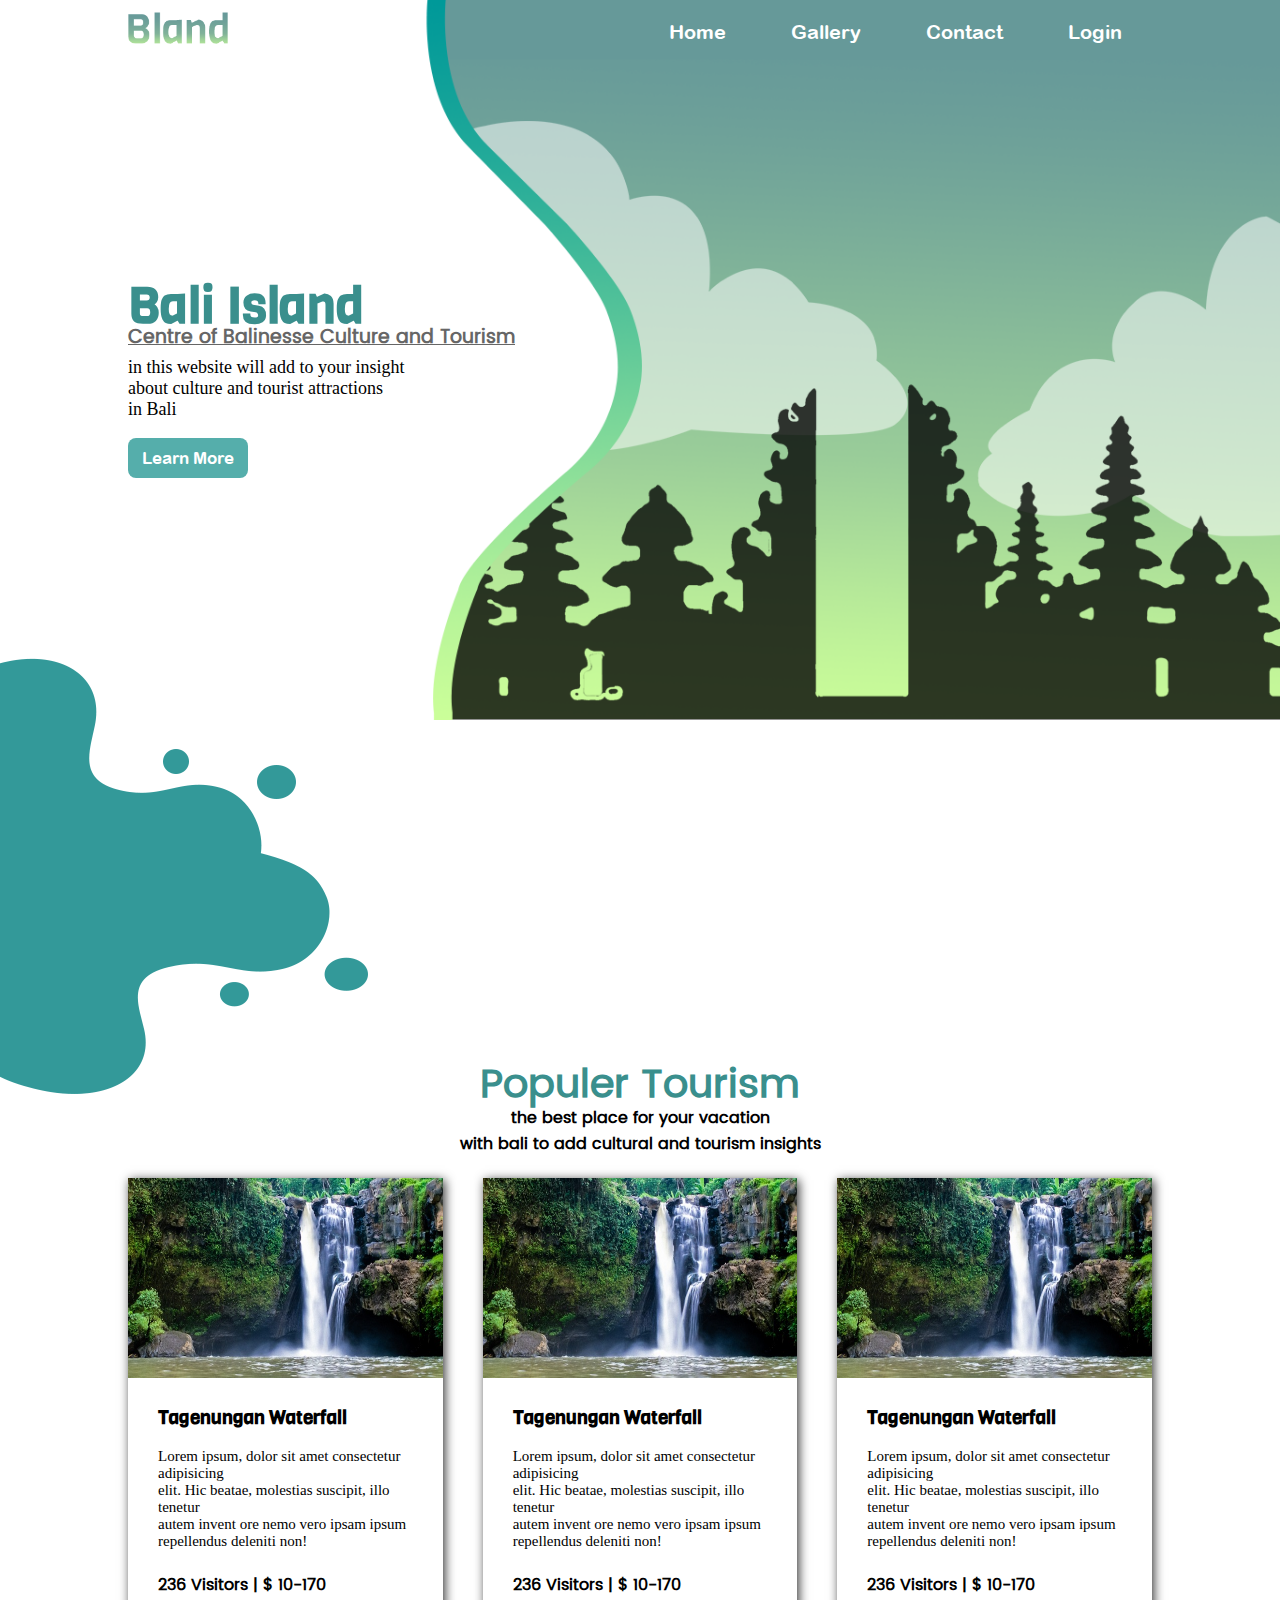
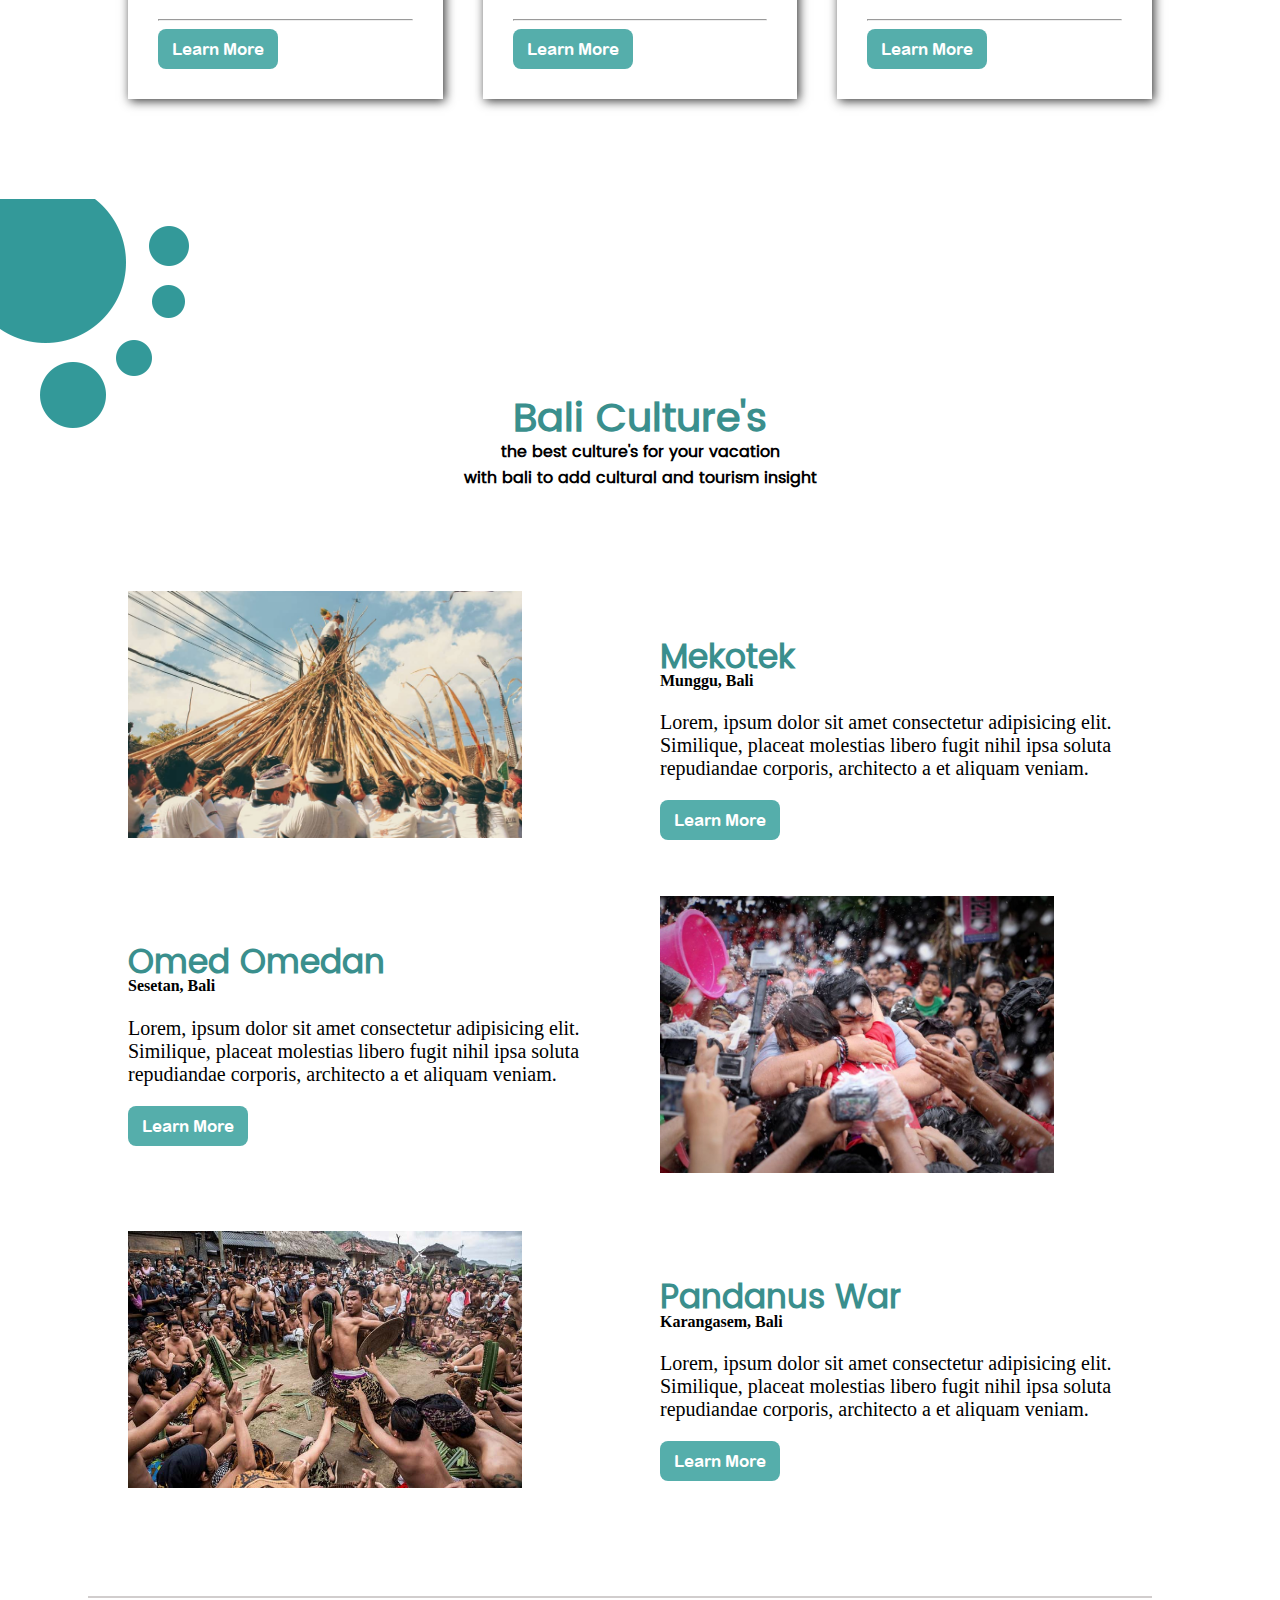
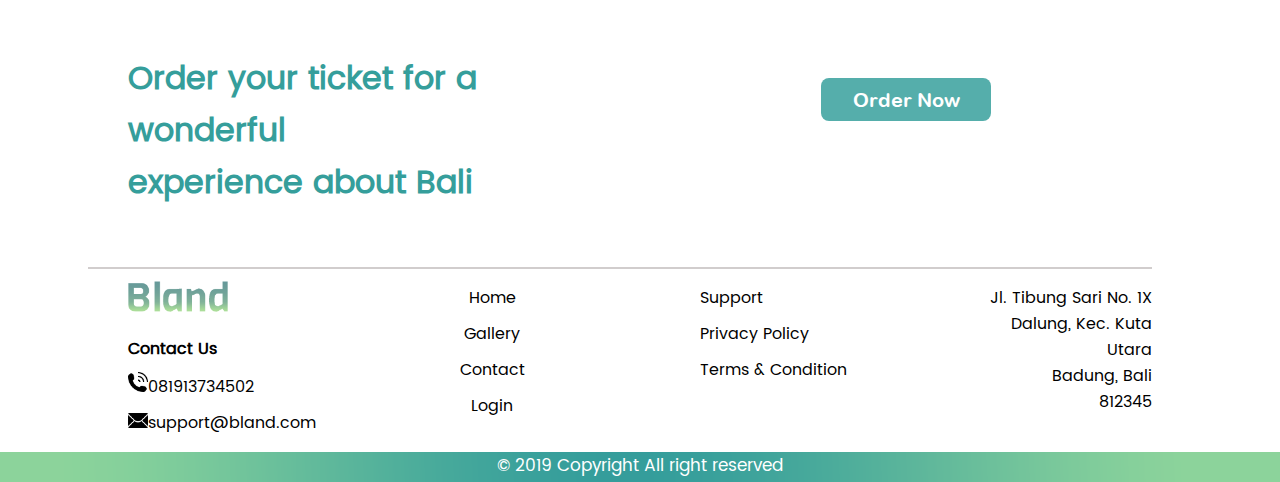
<file: index.html>
<!DOCTYPE html>
<html lang="en">

<head>
    <meta charset="UTF-8">
    <meta name="viewport" content="width=device-width, initial-scale=1.0">
    <meta http-equiv="X-UA-Compatible" content="ie=edge">
    <title>Bland.</title>
    <link rel="stylesheet" href="style.css">
</head>

<body class="bg">
    <header>
        <div class="container header">
            <img src="img/logo.png" alt="" class="logo">
            <ul>
                <li>
                    <a href="index.html">Home</a>
                </li>
                <li>
                    <a href="gallery.html">Gallery</a>
                </li>
                <li>
                    <a href="contact.html">Contact</a>
                </li>
                <li>
                    <a href="login.html">Login</a>
                </li>
            </ul>
        </div>
    </header>
    <section>
        <div class="container margin awal">
            <h1>Bali Island</h1>
            <h3 class="borderbottom">Centre of Balinesse Culture and Tourism</h3>
            <p>
                in this website will add to your insight<br>about culture and tourist attractions <br> in Bali</p>
            <a href="#" class="btn">Learn More</a>
        </div>
        <img src="img/home/Tambahan.png" alt="" class="mtoptouratas">
    </section>

    <section>
        <img src="img/populer tourism/tambahan.png" alt="" class="mtoptour">
        <div class="container">
            <h1 class="center tourism">Populer Tourism</h1>
            <h4 class="center jarakatas">the best place for your vacation<br> with bali to add cultural and tourism
                insights</h4>
            <div class="row-x">
                <div class="col-4">
                    <div class="shadow">
                        <img src="img/populer tourism/Tegenungan.jpg" alt="" class="gambarwisata">
                        <div class="paddingisi">
                            <h3 class="viga">Tagenungan Waterfall</h3>
                            <p class="times">Lorem ipsum, dolor sit amet consectetur adipisicing<br> elit. Hic beatae,
                                molestias suscipit, illo tenetur<br> autem invent ore nemo vero ipsam ipsum<br>
                                repellendus deleniti non!</p>
                            <h4>236 Visitors | $ 10-170</h4>
                            <hr>
                            <a href="#" class="btn">Learn More</a>
                        </div>
                    </div>
                </div>
                <div class="col-4">
                    <div class="shadow">
                        <img src="img/populer tourism/Tegenungan.jpg" alt="" class="gambarwisata">
                        <div class="paddingisi">
                            <h3 class="viga">Tagenungan Waterfall</h3>
                            <p class="times">Lorem ipsum, dolor sit amet consectetur adipisicing<br> elit. Hic beatae,
                                molestias suscipit, illo tenetur<br> autem invent ore nemo vero ipsam ipsum<br>
                                repellendus deleniti non!</p>
                            <h4>236 Visitors | $ 10-170</h4>
                            <hr>
                            <a href="#" class="btn">Learn More</a>
                        </div>
                    </div>
                </div>
                <div class="col-4">
                    <div class="shadow">
                        <img src="img/populer tourism/Tegenungan.jpg" alt="" class="gambarwisata">
                        <div class="paddingisi">
                            <h3 class="viga">Tagenungan Waterfall</h3>
                            <p class="times">Lorem ipsum, dolor sit amet consectetur adipisicing<br> elit. Hic beatae,
                                molestias suscipit, illo tenetur<br> autem invent ore nemo vero ipsam ipsum<br>
                                repellendus deleniti non!</p>
                            <h4>236 Visitors | $ 10-170</h4>
                            <hr>
                            <a href="#" class="btn">Learn More</a>
                        </div>
                    </div>
                </div>
            </div>
        </div>
    </section>
    <section>
        <img src="img/budaya/tambahanatas.png" alt="" class="mtbudaya">
        <div class="container">
            <h1 class="center tourism">Bali Culture's</h1>
            <h4 class="center jarakatas">the best culture's for your vacation<br>with bali to add cultural and tourism
                insight</h4>
            <div class="row-x mtbudaya">
                <div class="col-6">
                    <img src="img/budaya/mekotek.png" alt="" class="gambarbudaya">
                </div>
                <div class="col-6 text">
                    <h2 class="mtp">Mekotek</h2>
                    <h4 class="times mttext">Munggu, Bali</h4>
                    <p class="times">Lorem, ipsum dolor sit amet consectetur adipisicing elit.<br> Similique, placeat
                        molestias libero fugit nihil ipsa soluta<br> repudiandae corporis, architecto a et aliquam
                        veniam.</p>
                    <a href="#" class="btn">Learn More</a>
                </div>
            </div>
            <div class="row-x mtcol">
                <div class="col-6 text ">
                    <h2 class="mtp">Omed Omedan</h2>
                    <h4 class="times mttext">Sesetan, Bali</h4>
                    <p class="times">Lorem, ipsum dolor sit amet consectetur adipisicing elit.<br> Similique, placeat
                        molestias libero fugit nihil ipsa soluta<br> repudiandae corporis, architecto a et aliquam
                        veniam.</p>
                    <a href="#" class="btn">Learn More</a>
                </div>
                <div class="col-6">
                    <img src="img/budaya/omed-omedan.jpg" alt="" class="gambarbudaya">
                </div>
            </div>
            <div class="row-x mtcol">
                <div class="col-6">
                    <img src="img/budaya/perang pandan.jpg" alt="" class="gambarbudaya">
                </div>
                <div class="col-6 text">
                    <h2 class="mtp">Pandanus War</h2>
                    <h4 class="times mttext">Karangasem, Bali</h4>
                    <p class="times">Lorem, ipsum dolor sit amet consectetur adipisicing elit.<br> Similique, placeat
                        molestias libero fugit nihil ipsa soluta<br> repudiandae corporis, architecto a et aliquam
                        veniam.</p>
                    <a href="#" class="btn">Learn More</a>
                </div>
            </div>
        </div>
    </section>
    <footer>
        <section>
            <div class="container">
                <div class="row-x garis">
                    <div class="col-6 ">
                        <div class="marginfooterkanan">
                            <h2 class="colordasar">Order your ticket for a wonderful<br>experience about Bali</h2>
                        </div>
                    </div>
                    <div class="col-6">
                        <div class="marginfooterkiri">
                            <a href="#" class="btnorder">Order Now</a>
                        </div>
                    </div>
                </div>
                <div class="row-x">
                    <div class="col-3 ubah">
                        <img src="img/logo.png" alt="" class="logo">
                        <ul>
                            <li class="textcontact bold">
                                Contact Us
                            </li>
                            <li class="textcontact"><img src="img/telephone.png" alt="" class="ikon">081913734502</li>
                            <li class="textcontact"><img src="img/gmail.png" alt="" class="ikon">support@bland.com</li>
                        </ul>
                    </div>
                    <div class="col-3 ubah center">
                        <ul>
                            <li class="contact">Home</li>
                            <li class="contact">Gallery</li>
                            <li class="contact">Contact</li>
                            <li class="contact">Login</li>
                        </ul>
                    </div>
                    <div class="col-3 ubah">
                        <ul>
                            <li>Support</li>
                            <li>Privacy Policy</li>
                            <li>Terms & Condition</li>
                        </ul>
                    </div>
                    <div class="col-3 ubah right">
                        <ul>Jl. Tibung Sari No. 1X<br>Dalung, Kec. Kuta Utara<br>Badung, Bali<br>812345</ul>
                    </div>
                </div>
            </div>
        </section>
        <div class="footerbot">&copy; 2019 Copyright All right reserved</div>
    </footer>
</body>

</html>
</file>
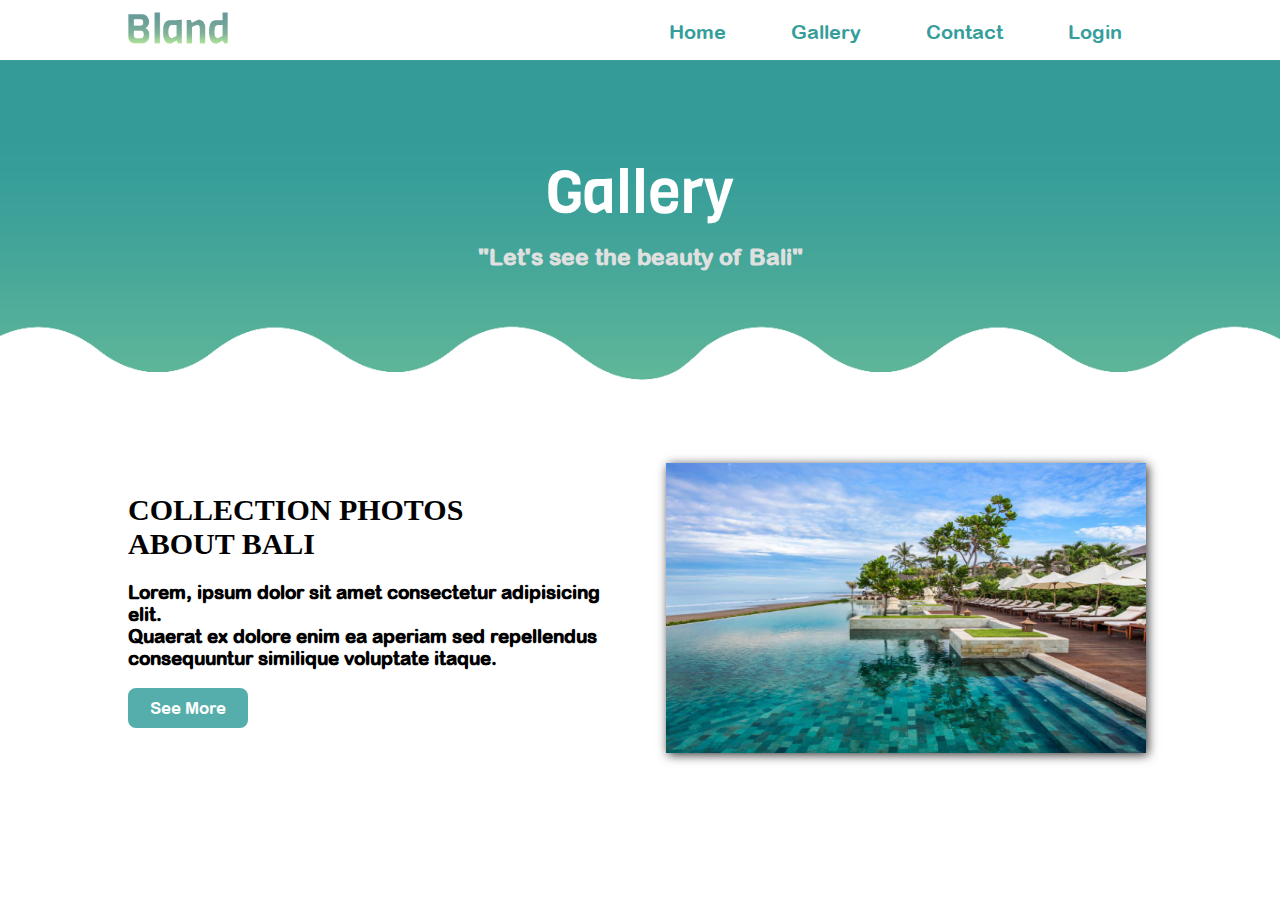
<file: gallery.html>
<!DOCTYPE html>
<html lang="en">

<head>
    <meta charset="UTF-8">
    <meta name="viewport" content="width=device-width, initial-scale=1.0">
    <meta http-equiv="X-UA-Compatible" content="ie=edge">
    <title>Bland.</title>
    <link rel="stylesheet" href="style.css">
</head>

<body class="bggal">
    <header>
        <nav>
            <div class="container headerr">
                <img src="img/logo.png" alt="" class="logo">

                <ul>
                    <li><a href="index.html">Home</a></li>
                    <li><a href="gallery.html">Gallery</a></li>
                    <li><a href="contact.html">Contact</a></li>
                    <li><a href="login.html">Login</a></li>
                </ul>

            </div>
        </nav>
    </header>

    <section>
        <div class="container">
            <div class="atur center">
                <h1 class="viga">Gallery</h1>
                <h3 class="rounded">"Let's see the beauty of Bali"</h3>
            </div>
            <div class="row-x">
                <div class="col-6">
                    <div class="aturantext">
                        <h1 class="times">COLLECTION PHOTOS<br>ABOUT BALI</h1>
                        <h3 class="rounded">Lorem, ipsum dolor sit amet consectetur adipisicing elit.<br>Quaerat ex
                            dolore enim ea aperiam sed repellendus consequuntur similique voluptate itaque.</h3>
                        <a href="#" class="btn">See More</a>
                    </div>
                </div>
                <div class="col-6">
                    <div class="gambar aturangambar">
                        <img src="img/GALLERY/SEMINNYAK.jpg" alt="" class="shadow">
                    </div>
                </div>
            </div>
        </div>
    </section>
</body>

</html>
</file>
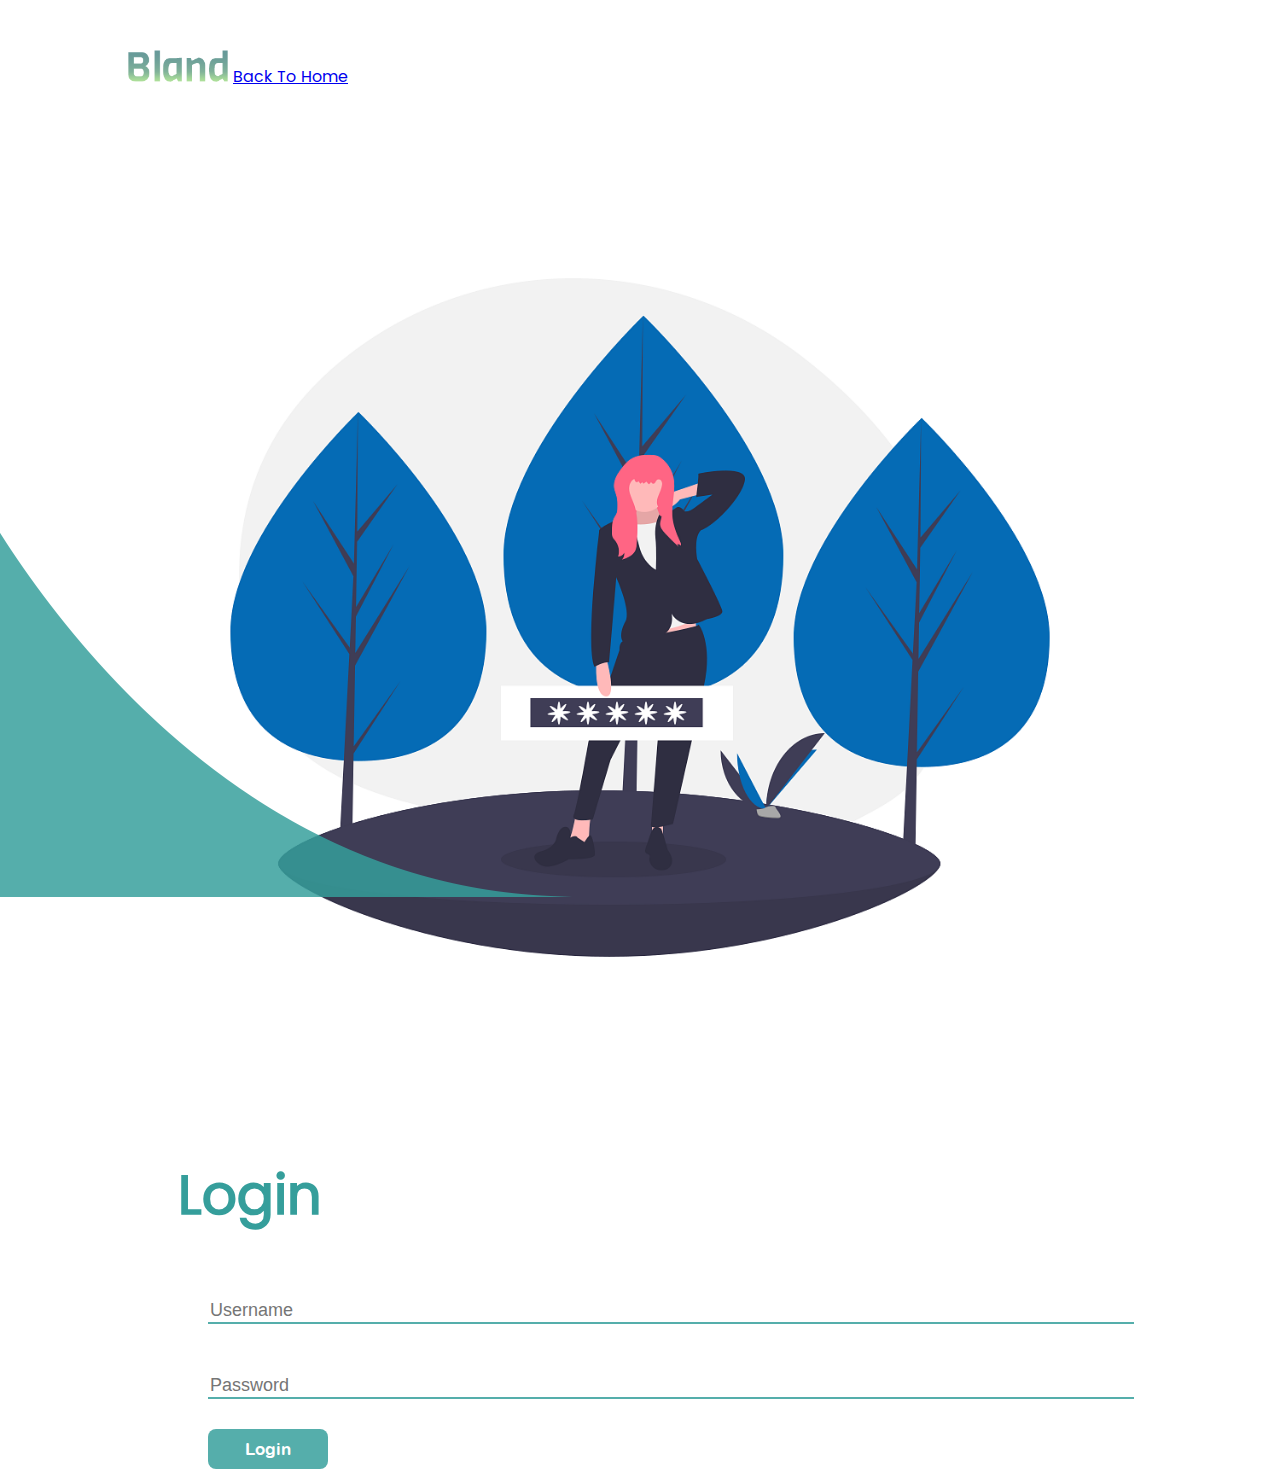
<file: login.html>
<!DOCTYPE html>
<html lang="en">

<head>
    <meta charset="UTF-8">
    <meta name="viewport" content="width=device-width, initial-scale=1.0">
    <meta http-equiv="X-UA-Compatible" content="ie=edge">
    <link rel="stylesheet" href="style.css">
    <title>Bland.</title>
</head>

<body>
    <header>
        <nav>
            <div class="container">
                <img src="img/logo.png" alt="" class="logo top">
                <a href="#" class="btnmenu mt-5">Back To Home</a>
            </div>
        </nav>
    </header>

    <section>
        <div class="container">
            <div class="row">
                <div class="col-6">
                    <img src="img/login/login (2).png" alt="" class="ukuranlog">
                </div>
                <div class="col-6 text-center kiri">
                    <h1 class="login">Login</h1>
                    <input type="text" placeholder="Username" class="boxtext">
                    <input type="text" placeholder="Password" class="boxtext mtbox ">
                    <a href="index.html" class="btn mtlog">Login</a>
                </div>
            </div>
        </div>
        <footer class="gambarbawah"><img src="img/login/bawah.png" alt=""></footer>
    </section>
</body>

</html>
</file>
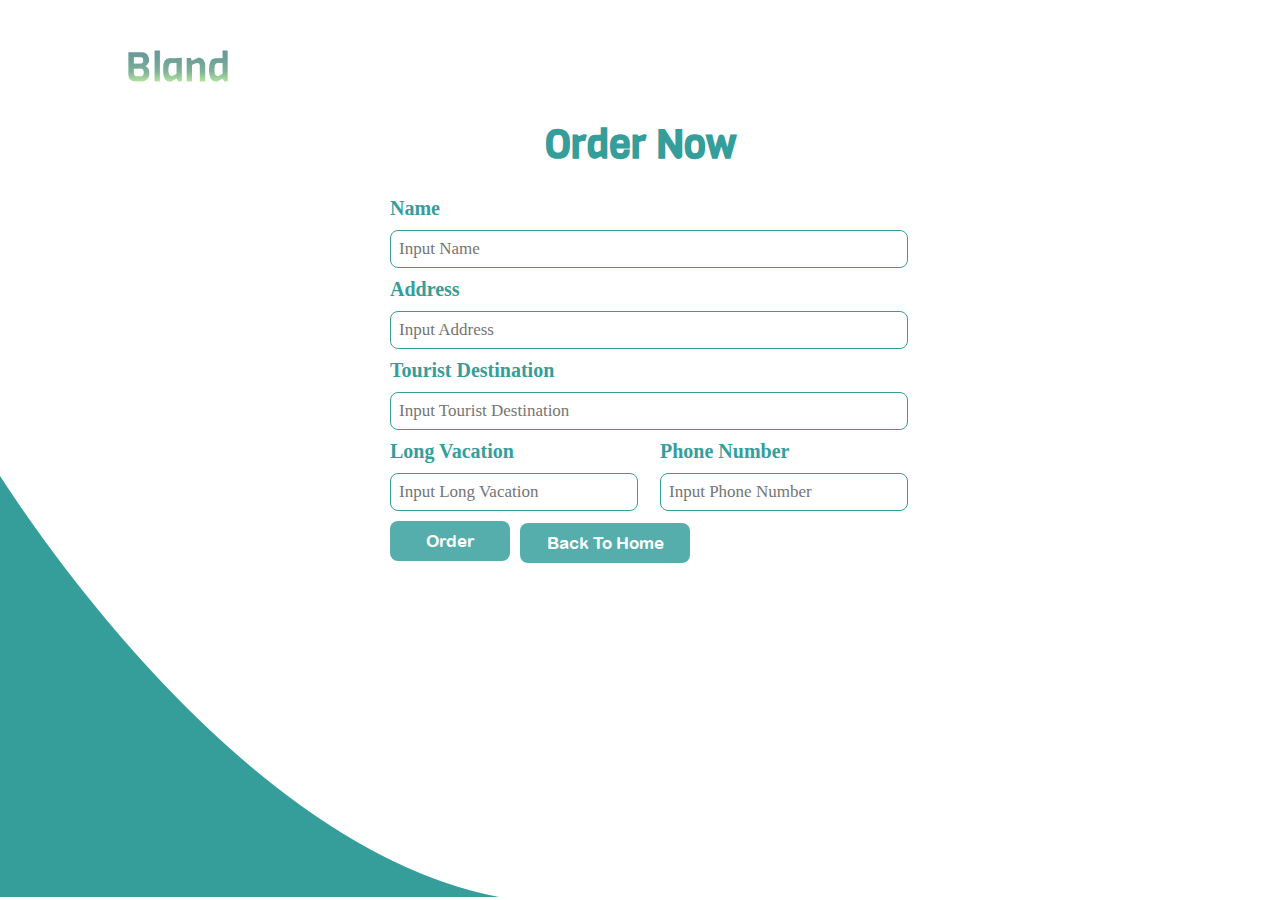
<file: order.html>
<!DOCTYPE html>
<html lang="en">

<head>
    <meta charset="UTF-8">
    <meta name="viewport" content="width=device-width, initial-scale=1.0">
    <meta http-equiv="X-UA-Compatible" content="ie=edge">
    <title>Bland.</title>
    <link rel="stylesheet" href="style.css">
</head>

<body>
    <header>
        <div class="container">
            <img src="img/logo.png" alt="" class="logo top"></div>
    </header>
    <section>
        <div class="containerorder semua">
            <h1 class="viga order center">Order Now</h1>
            <div class="times">
                <label for="" class="textorder">Name</label>
                <input type="text" placeholder="Input Name" class="times box">
                <label for="" class="textorder">Address</label>
                <input type="text" placeholder="Input Address" class="times box">
                <label for="" class="textorder">Tourist Destination</label>
                <input type="text" placeholder="Input Tourist Destination" class="times box">
                <div class="row-x">
                    <div class="col-6">
                        <label for="" class="textorder">Long Vacation</label>
                        <input type="text" placeholder="Input Long Vacation" class="times box">
                    </div>
                    <div class="col-6">
                        <label for="" class="textorder">Phone Number</label>
                        <input type="text" placeholder="Input Phone Number" class="times box">
                    </div>
                </div>
                <a href="#" class="btn">Order</a>
                <a href="index.html" class="btn ukback">Back To Home</a>
            </div>
        </div>
    </section>
    <footer>
        <div class="gambarbawah">
            <img src="img/order/bawah.png" alt="">
        </div>
    </footer>
</body>

</html>
</file>
<file: style.css>
body {
    margin: 0;
    padding: 0;
    font-family: 'popins';
}


/* bg home */

.bg {
    background-image: url(img/home/bb.png);
    background-size: 100%;
    background-repeat: no-repeat;
    background-attachment: relative;
}


/* akhir bg home */


/* bggal */

.bggal {
    background-image: url(img/GALLERY/Gallery.png);
    background-size: 100%;
    background-repeat: no-repeat;
    background-position-y: 60px;
}


/* akhirbggal */


/* font */

@font-face {
    font-family: 'popins';
    src: url(font/Poppins-Regular.ttf);
}

@font-face {
    font-family: 'viga';
    src: url(font/Viga-Regular.ttf)
}

@font-face {
    font-family: 'rounded';
    src: url(font/ARLRDBD.TTF)
}


/* akhir font */


/* umum */

.row-x {
    display: flex;
    flex-wrap: wrap;
    align-items: stretch;
    margin-left: -2.5em;
}

.row-x>* {
    box-sizing: border-box;
    padding: 0 0 0 2.5em;
}

.row-x>.col-6 {
    width: 50%;
}

.row-x>.col-4 {
    width: 33.33333%;
}

.row-x>.col-3 {
    width: 25%;
}

.right {
    text-align: right;
}

.left {
    text-align: left;
}

.center {
    text-align: center
}

.times {
    font-family: 'Times New Roman', Times, serif;
}

.viga {
    font-family: 'viga';
}

.rounded {
    font-family: 'rounded';
}

.logo {
    width: 100px;
    margin-top: 12px;
}

.bold {
    font-weight: bold;
}

.btn {
    text-decoration: none;
    color: white;
    display: block;
    background-color: #55aeab;
    padding: 10px 10px;
    text-align: center;
    border-radius: 8px;
    font-family: 'rounded';
    width: 100px;
    font-size: 17px;
}

.btnorder {
    text-decoration: none;
    color: white;
    display: block;
    background-color: #55aeab;
    padding: 10px 10px;
    text-align: center;
    border-radius: 8px;
    font-family: 'rounded';
    width: 150px;
    font-size: 20px;
    float: right;
}

.shadow {
    box-shadow: 2px 2px 10px rgba(0, 0, 0, 0.8)
}

.colordasar {
    color: #359e9b;
}

.ikon {
    width: 20px;
}


/* akhir umum */


/* container */

.container {
    width: 80%;
    display: block;
    margin: auto;
}


/* akhir container */


/* Header */

.header {
    margin: auto;
}

.header ul {
    margin: auto;
    float: right;
}

.header li {
    display: inline-block;
    padding: 0px 30px;
    margin-top: 20px;
}

.header a {
    text-align: center;
    text-decoration: none;
    /* color: #3a8f8d; */
    color: white;
    font-size: 20px;
    font-family: 'rounded';
    margin-top: 20px;
}


/* home */

.mtoptouratas {
    margin-top: 180px;
}

.mtoptour {
    margin-top: -10px;
}

.awal h1 {
    font-family: 'viga';
    font-size: 50px;
    margin-top: 220px;
    color: #3a8f8d;
}

.awal h3 {
    margin-top: -50px;
    text-decoration: underline solid #666666;
    color: #666666;
}

.awal p {
    margin-top: -15px;
    font-family: 'Times New Roman', Times, serif;
    font-size: 18px;
}

.tourism {
    margin-top: -50px;
    font-size: 40px;
    color: #3a8f8d;
}

.jarakatas {
    margin-top: -40px;
}

.paddingisi {
    padding-bottom: 30px;
    padding-left: 30px;
    padding-right: 30px;
}

.paddingisi p {
    font-size: 15px !important;
}

.gambarwisata {
    width: 100%;
    height: 200px;
}

.mtbudaya {
    margin-top: 150px;
}

.gambarbudaya {
    width: 80%;
}

.mtbudaya {
    margin-top: 100px;
}

.mttext {
    margin-top: -40px;
}

.mtcol {
    margin-top: 50px;
}

.mtp {
    margin-top: 40px;
}

.text h2 {
    color: #3a8f8d;
    font-size: 33px;
}

.text p {
    font-size: 20px;
}


/* footer */

.marginfooterkiri {
    margin-top: 50px;
    display: flex;
    align-items: center;
    justify-content: center;
    vertical-align: middle;
}

.marginfooterkanan {
    /* margin: auto; */
    margin-right: 80px;
    font-size: 21px
}

.garis {
    border-top: 2px solid #d1cdcd;
    border-bottom: 2px solid #d1cdcd;
    margin-top: 100px;
    padding-top: 30px;
    padding-bottom: 30px;
}

.ubah li {
    list-style: none;
    margin-top: 10px;
}

.textcontact {
    margin-left: -40px;
}

.contact {
    margin-left: -70px;
}

.footerbot {
    background-image: url(img/footer.png);
    clear: both;
    background-size: cover;
    height: 30px;
    text-align: center;
    font-size: 17px;
    color: white;
}


/* akhir footer */


/* Login */

.top {
    margin-top: 50px;
}

.ukuranlog {
    width: 100%;
    margin-top: 120px;
}

.boxtext {
    width: 90%;
    border: none;
    border-bottom: 2px solid #55aeab;
    margin-left: 80px;
    font-size: 18px;
    margin-top: 20px;
}

.login {
    font-size: 55px;
    margin-top: 120px;
    color: #359e9b;
    margin-left: 50px;
}

.mtlog {
    margin-top: 30px;
    margin-left: 80px;
}

.mtbox {
    margin-top: 50px;
}

.kiri {
    justify-content: center;
}

.gambarbawah {
    clear: both;
    position: fixed;
    margin-bottom: -5px;
    bottom: 0;
    left: 0
}


/* Akhir Login */


/* order */

.headerr {
    margin: auto;
}

.headerr ul {
    float: right;
    margin: auto;
}

.headerr li {
    padding: 0px 30px;
    display: inline-block;
    margin-top: 20px;
}

.headerr li:hover a {
    background-color: #359e9b;
    color: white;
    padding: 10px;
    font-size: 17px;
}

.headerr a {
    color: #359e9b;
    text-decoration: none;
    font-size: 20px;
    font-family: 'rounded'
}

.order {
    color: #359e9b;
    font-size: 40px;
}

.containerorder {
    width: 70%;
    display: block;
    margin: auto;
}

.box {
    width: 100%;
    padding: 8px;
    margin: 10px auto;
    border-radius: 8px;
    border: 1.5px solid #359e9b;
}

.semua {
    width: 500px;
}

.semua input {
    font-size: 17px;
}

.textorder {
    font-size: 20px;
    color: #359e9b;
    font-weight: bold;
}

.ukback {
    width: 150px;
    margin-left: 130px;
    margin-top: -38.5px;
}

.atur {
    text-align: center;
}

.atur h1 {
    margin-top: 100px;
    color: white;
    font-size: 60px;
    font-weight: 200;
}

.atur h3 {
    color: #e0e0e0;
    font-size: 23px;
    margin-top: -30px;
}

.aturantext {
    margin-top: 200px;
}

.aturantext h1 {
    font-size: 30px;
}

.gambar img {
    width: 480px;
    height: 290px;
}

.aturangambar {
    margin-top: 170px;
    justify-content: center;
    display: flex;
}


/* akhir order */
</file>
